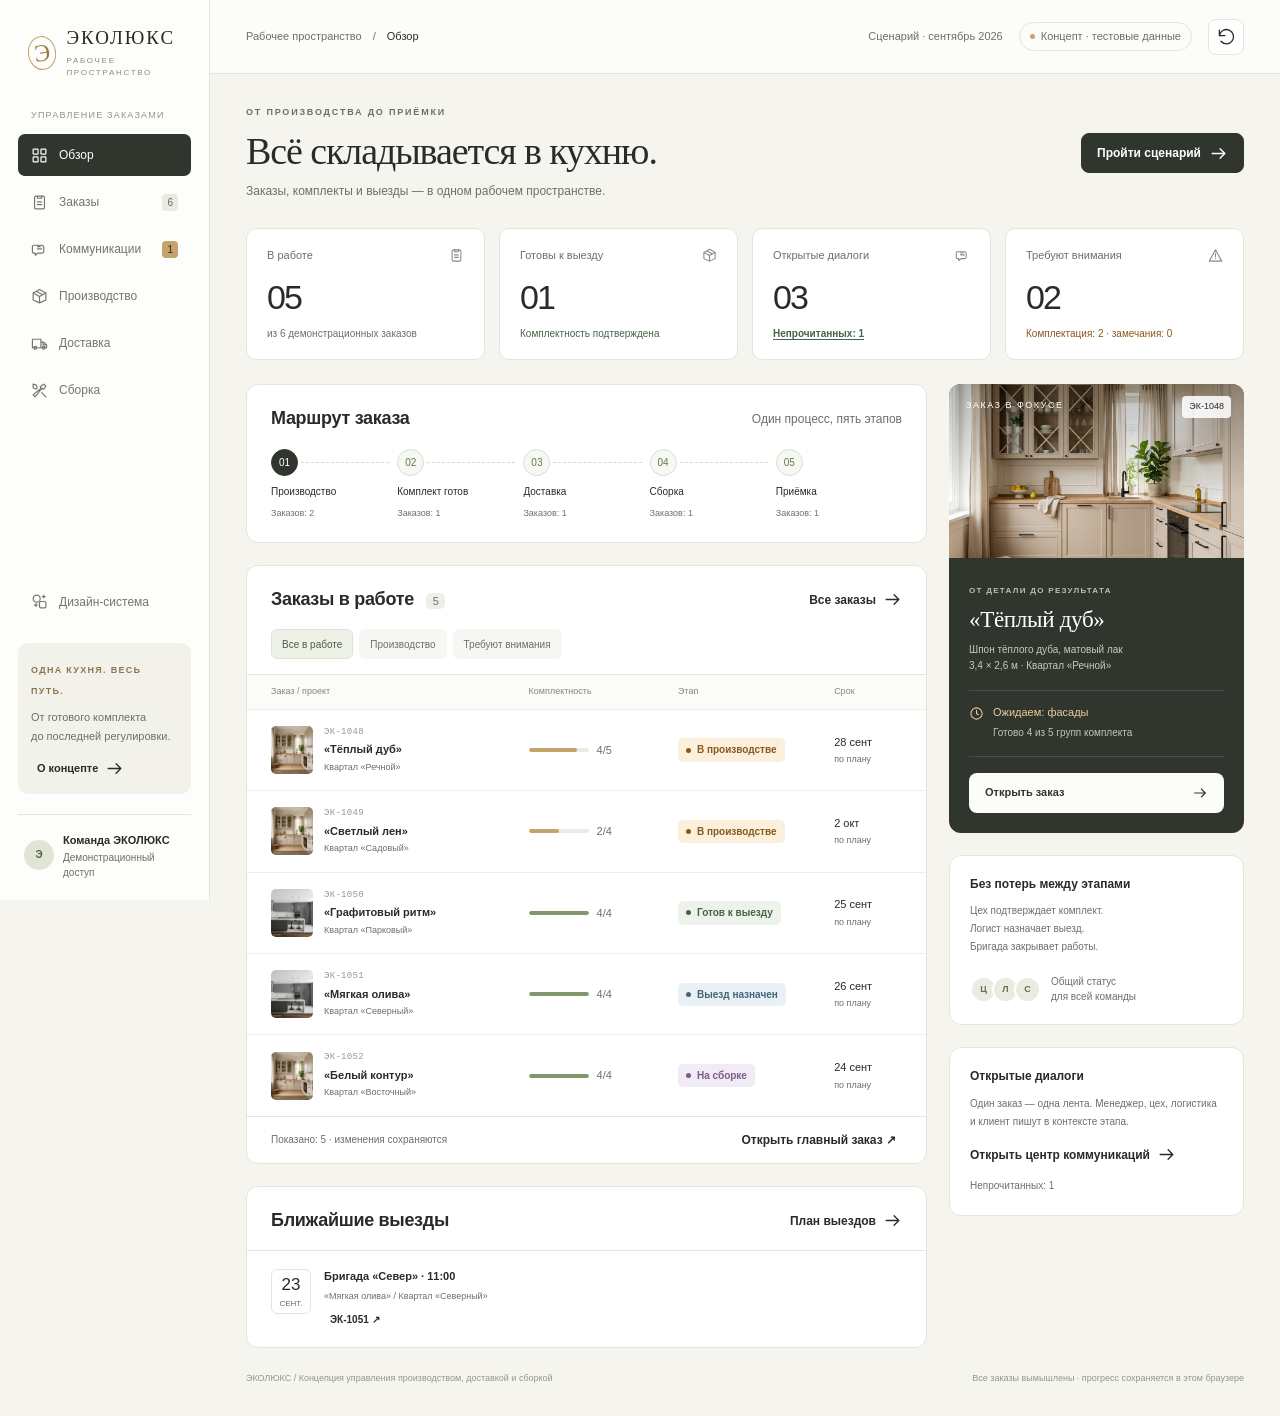
<file: index.html>
<!doctype html>
<html lang="ru">
<head>
  <meta charset="utf-8">
  <meta name="viewport" content="width=device-width, initial-scale=1, viewport-fit=cover">
  <meta name="theme-color" content="#30352e">
  <title>ЭКОЛЮКС — рабочее пространство</title>
  <link rel="icon" href="data:image/svg+xml,%3Csvg xmlns='http://www.w3.org/2000/svg' viewBox='0 0 32 32'%3E%3Crect width='32' height='32' rx='8' fill='%2330352e'/%3E%3Ctext x='16' y='23' font-size='24' text-anchor='middle' fill='%23c7a36c'%3EЭ%3C/text%3E%3C/svg%3E">
  <link rel="stylesheet" href="styles.css">
  <script src="model.js" defer></script>
  <script src="app.js" defer></script>
</head>
<body>
  <a class="skip-link" href="#main">Перейти к содержимому</a>
  <div id="app"></div>
  <dialog id="detail" aria-labelledby="detail-title"></dialog>
  <dialog id="confirm-dialog" class="small-dialog" aria-labelledby="confirm-title">
    <div class="modal-pad"><span class="eyebrow">Демонстрация</span><h2 id="confirm-title">Начать с чистого листа?</h2><p>Изменения в тестовых заказах будут удалены. Вернутся шесть исходных заказов.</p><div class="button-row"><button class="button" data-command="cancel-reset">Отмена</button><button class="button primary" data-command="confirm-reset">Сбросить демо</button></div></div>
  </dialog>
  <dialog id="about-dialog" class="small-dialog" aria-labelledby="about-title">
    <div class="modal-pad"><div class="section-heading"><span class="eyebrow">Основа концепта</span><button class="icon-button" data-command="close-about" aria-label="Закрыть информацию">×</button></div><h2 id="about-title">Под процессы ЭКОЛЮКС</h2><p>На сайте компании описаны собственное производство, доставка и монтаж с проверкой комплектности и актом приёмки. Мы объединили эти этапы в одной карточке заказа.</p><p>Это независимое предложение интерфейса. Заказы, люди и показатели вымышлены. Внутренние процессы и используемые системы компании требуют уточнения.</p><div class="source-links"><a href="https://mebelecoluxe.ru/" target="_blank" rel="noopener">Сайт компании ↗</a><a href="https://mebelecoluxe.ru/uslugi/montazh/" target="_blank" rel="noopener">Доставка и монтаж ↗</a><a href="./research.html" target="_blank">Исследование и вопросы ↗</a></div><p class="caption">Публичные источники проверены 18 сентября 2026. Фотографии кухонь — с официального сайта; они иллюстрируют концепт.</p></div>
  </dialog>
  <div id="toast" class="toast" role="status" aria-live="polite"></div>
</body>
</html>
</file>
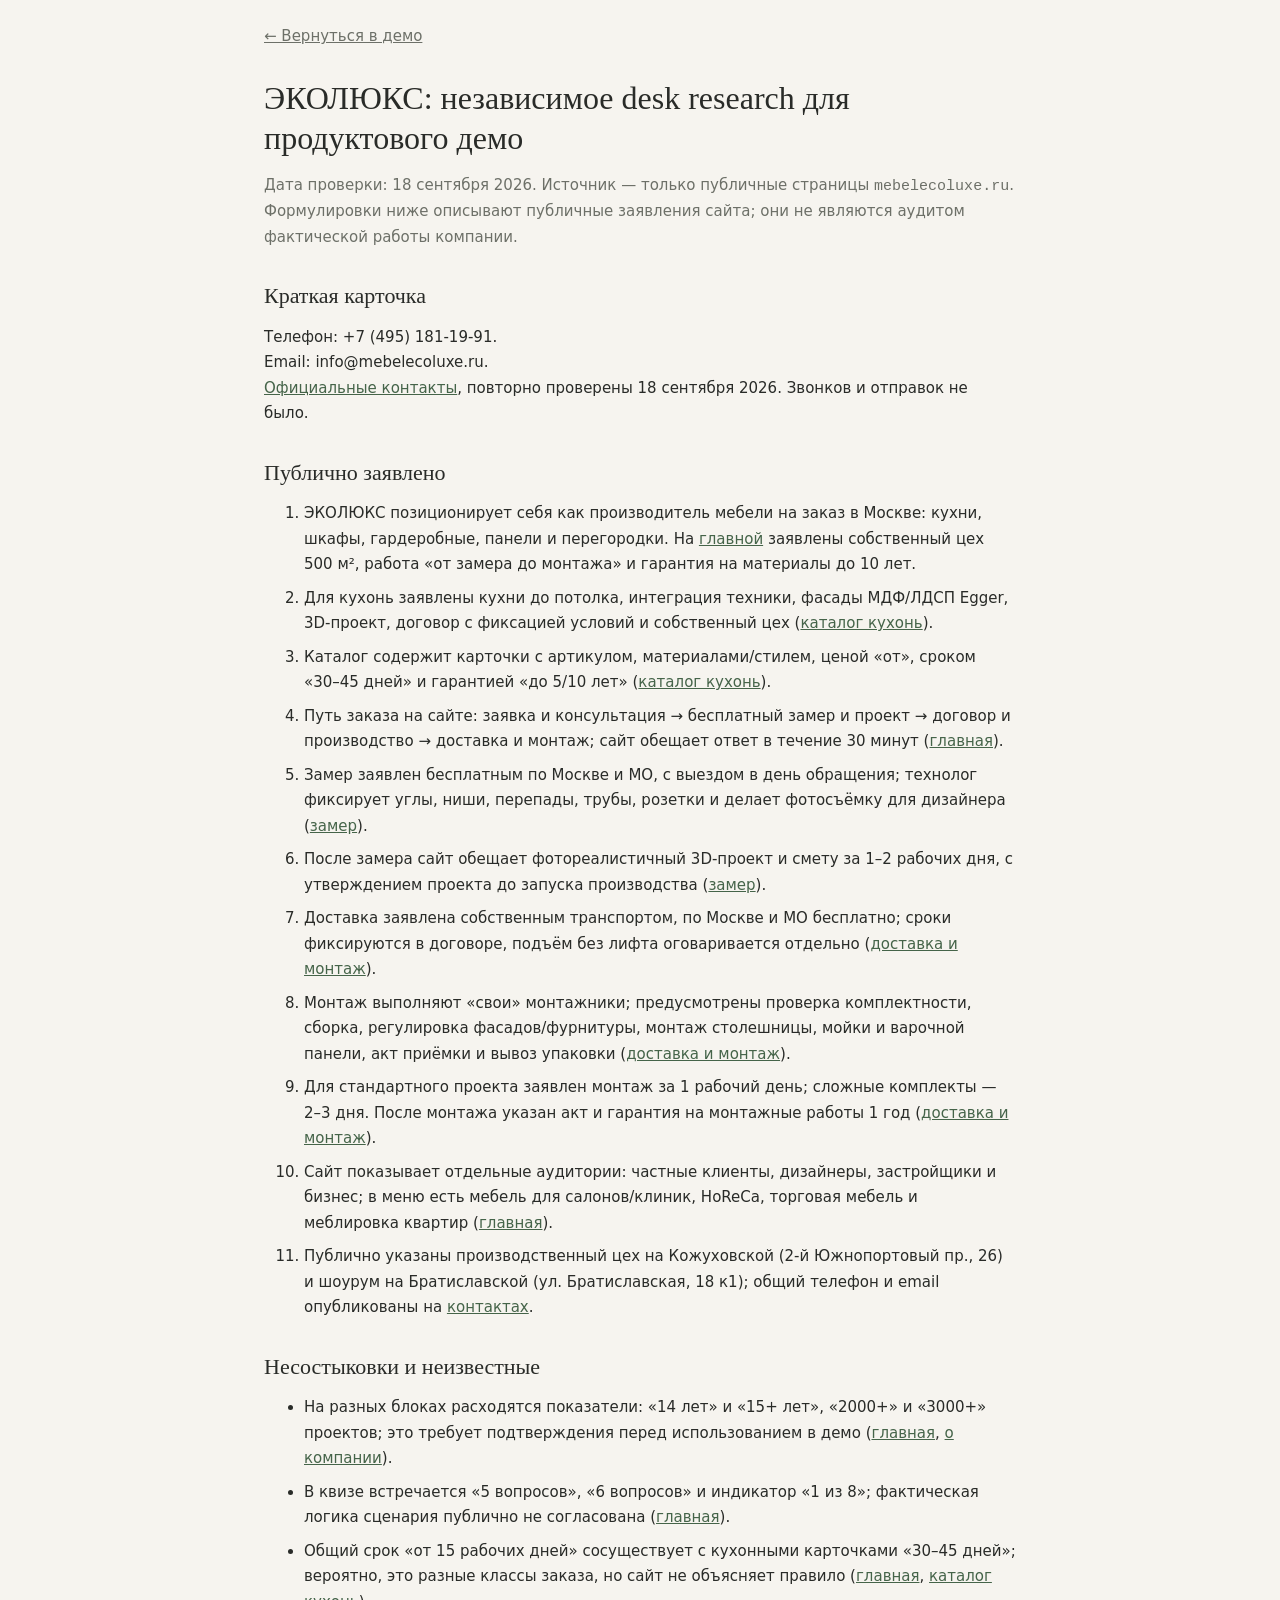
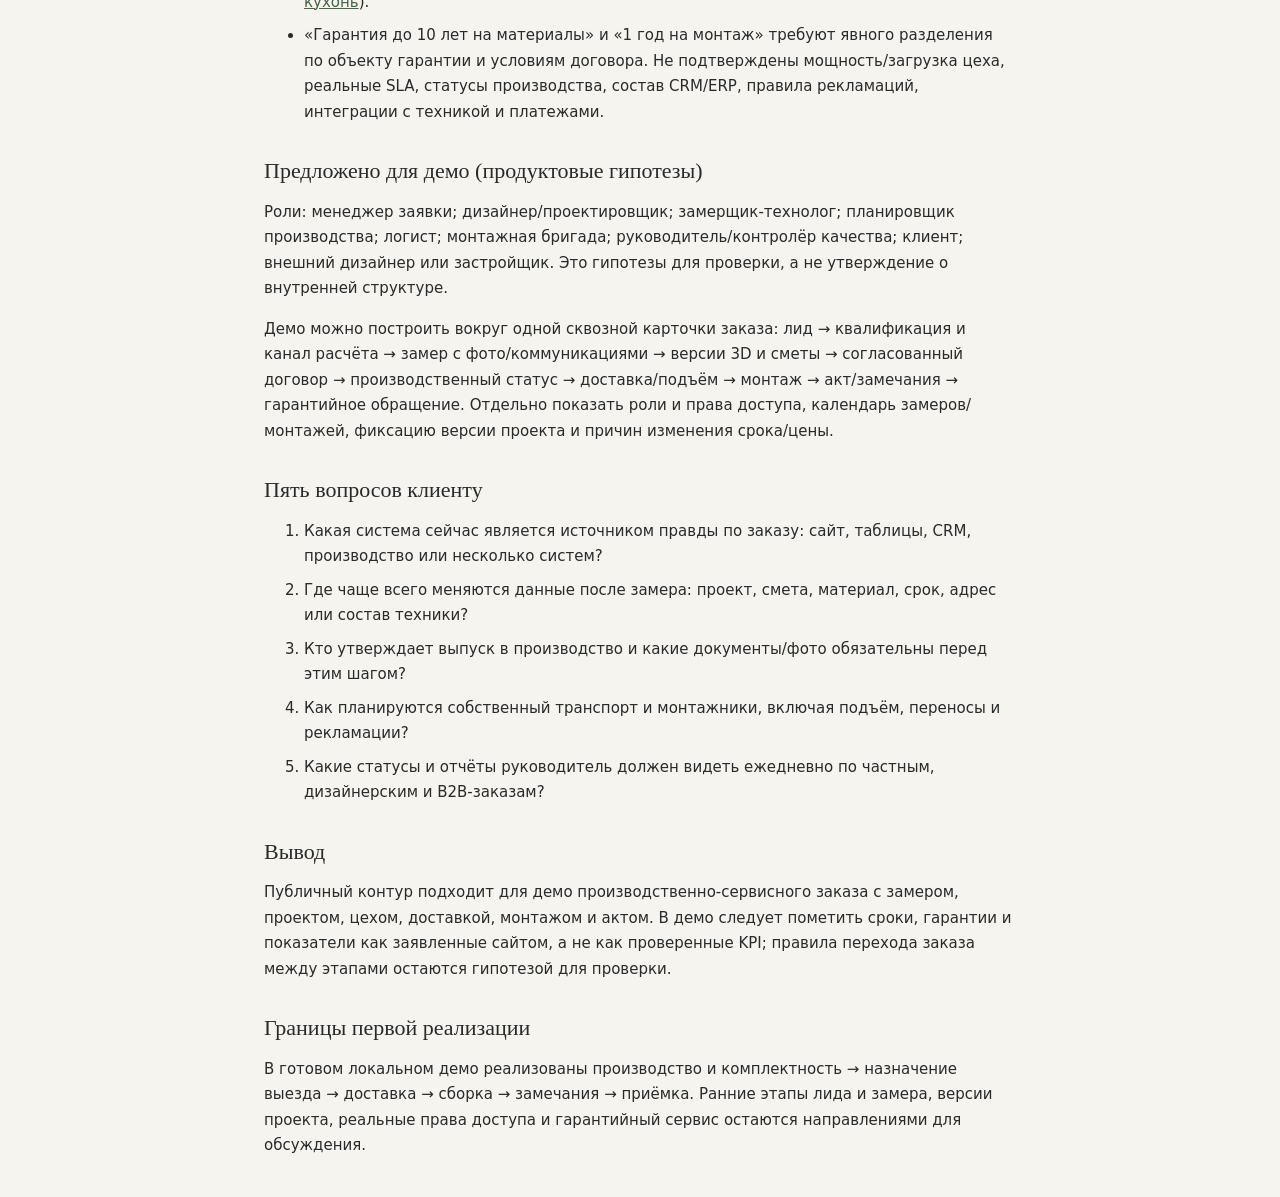
<file: research.html>
<!doctype html>
<html lang="ru">
<head>
  <meta charset="utf-8">
  <meta name="viewport" content="width=device-width, initial-scale=1">
  <title>ЭКОЛЮКС — независимое исследование</title>
  <style>
    :root { color-scheme: light; }
    body { margin: 0; background: #f6f4ef; color: #292b28; }
    main { box-sizing: border-box; width: min(800px, 100%); margin: 0 auto; padding: 24px; font: 15px/1.7 system-ui, -apple-system, "Segoe UI", sans-serif; }
    h1, h2 { font-family: Georgia, serif; line-height: 1.25; font-weight: 500; }
    h1 { margin: 0 0 8px; font-size: 32px; }
    h2 { margin: 32px 0 10px; font-size: 22px; }
    a { color: #456449; }
    li { margin: 8px 0; }
    .meta, .back { color: #6d7068; }
    .back { display: inline-block; margin-bottom: 28px; }
  </style>
</head>
<body>
  <main>
    <a class="back" href="./index.html">← Вернуться в демо</a>
    <h1>ЭКОЛЮКС: независимое desk research для продуктового демо</h1>
    <p class="meta">Дата проверки: 18 сентября 2026. Источник — только публичные страницы <code>mebelecoluxe.ru</code>. Формулировки ниже описывают публичные заявления сайта; они не являются аудитом фактической работы компании.</p>

    <h2>Краткая карточка</h2><p>Телефон: +7 (495) 181-19-91.<br>Email: info@mebelecoluxe.ru.<br><a href="https://mebelecoluxe.ru/kontakty/">Официальные контакты</a>, повторно проверены 18 сентября 2026. Звонков и отправок не было.</p><h2>Публично заявлено</h2>
    <ol>
      <li>ЭКОЛЮКС позиционирует себя как производитель мебели на заказ в Москве: кухни, шкафы, гардеробные, панели и перегородки. На <a href="https://mebelecoluxe.ru/">главной</a> заявлены собственный цех 500 м², работа «от замера до монтажа» и гарантия на материалы до 10 лет.</li>
      <li>Для кухонь заявлены кухни до потолка, интеграция техники, фасады МДФ/ЛДСП Egger, 3D-проект, договор с фиксацией условий и собственный цех (<a href="https://mebelecoluxe.ru/catalog/kuhni/">каталог кухонь</a>).</li>
      <li>Каталог содержит карточки с артикулом, материалами/стилем, ценой «от», сроком «30–45 дней» и гарантией «до 5/10 лет» (<a href="https://mebelecoluxe.ru/catalog/kuhni/">каталог кухонь</a>).</li>
      <li>Путь заказа на сайте: заявка и консультация → бесплатный замер и проект → договор и производство → доставка и монтаж; сайт обещает ответ в течение 30 минут (<a href="https://mebelecoluxe.ru/">главная</a>).</li>
      <li>Замер заявлен бесплатным по Москве и МО, с выездом в день обращения; технолог фиксирует углы, ниши, перепады, трубы, розетки и делает фотосъёмку для дизайнера (<a href="https://mebelecoluxe.ru/uslugi/zamery/">замер</a>).</li>
      <li>После замера сайт обещает фотореалистичный 3D-проект и смету за 1–2 рабочих дня, с утверждением проекта до запуска производства (<a href="https://mebelecoluxe.ru/uslugi/zamery/">замер</a>).</li>
      <li>Доставка заявлена собственным транспортом, по Москве и МО бесплатно; сроки фиксируются в договоре, подъём без лифта оговаривается отдельно (<a href="https://mebelecoluxe.ru/uslugi/montazh/">доставка и монтаж</a>).</li>
      <li>Монтаж выполняют «свои» монтажники; предусмотрены проверка комплектности, сборка, регулировка фасадов/фурнитуры, монтаж столешницы, мойки и варочной панели, акт приёмки и вывоз упаковки (<a href="https://mebelecoluxe.ru/uslugi/montazh/">доставка и монтаж</a>).</li>
      <li>Для стандартного проекта заявлен монтаж за 1 рабочий день; сложные комплекты — 2–3 дня. После монтажа указан акт и гарантия на монтажные работы 1 год (<a href="https://mebelecoluxe.ru/uslugi/montazh/">доставка и монтаж</a>).</li>
      <li>Сайт показывает отдельные аудитории: частные клиенты, дизайнеры, застройщики и бизнес; в меню есть мебель для салонов/клиник, HoReCa, торговая мебель и меблировка квартир (<a href="https://mebelecoluxe.ru/">главная</a>).</li>
      <li>Публично указаны производственный цех на Кожуховской (2-й Южнопортовый пр., 26) и шоурум на Братиславской (ул. Братиславская, 18 к1); общий телефон и email опубликованы на <a href="https://mebelecoluxe.ru/kontakty/">контактах</a>.</li>
    </ol>

    <h2>Несостыковки и неизвестные</h2>
    <ul>
      <li>На разных блоках расходятся показатели: «14 лет» и «15+ лет», «2000+» и «3000+» проектов; это требует подтверждения перед использованием в демо (<a href="https://mebelecoluxe.ru/">главная</a>, <a href="https://mebelecoluxe.ru/o-nas/">о компании</a>).</li>
      <li>В квизе встречается «5 вопросов», «6 вопросов» и индикатор «1 из 8»; фактическая логика сценария публично не согласована (<a href="https://mebelecoluxe.ru/">главная</a>).</li>
      <li>Общий срок «от 15 рабочих дней» сосуществует с кухонными карточками «30–45 дней»; вероятно, это разные классы заказа, но сайт не объясняет правило (<a href="https://mebelecoluxe.ru/">главная</a>, <a href="https://mebelecoluxe.ru/catalog/kuhni/">каталог кухонь</a>).</li>
      <li>«Гарантия до 10 лет на материалы» и «1 год на монтаж» требуют явного разделения по объекту гарантии и условиям договора. Не подтверждены мощность/загрузка цеха, реальные SLA, статусы производства, состав CRM/ERP, правила рекламаций, интеграции с техникой и платежами.</li>
    </ul>

    <h2>Предложено для демо (продуктовые гипотезы)</h2>
    <p>Роли: менеджер заявки; дизайнер/проектировщик; замерщик-технолог; планировщик производства; логист; монтажная бригада; руководитель/контролёр качества; клиент; внешний дизайнер или застройщик. Это гипотезы для проверки, а не утверждение о внутренней структуре.</p>
    <p>Демо можно построить вокруг одной сквозной карточки заказа: лид → квалификация и канал расчёта → замер с фото/коммуникациями → версии 3D и сметы → согласованный договор → производственный статус → доставка/подъём → монтаж → акт/замечания → гарантийное обращение. Отдельно показать роли и права доступа, календарь замеров/монтажей, фиксацию версии проекта и причин изменения срока/цены.</p>

    <h2>Пять вопросов клиенту</h2>
    <ol>
      <li>Какая система сейчас является источником правды по заказу: сайт, таблицы, CRM, производство или несколько систем?</li>
      <li>Где чаще всего меняются данные после замера: проект, смета, материал, срок, адрес или состав техники?</li>
      <li>Кто утверждает выпуск в производство и какие документы/фото обязательны перед этим шагом?</li>
      <li>Как планируются собственный транспорт и монтажники, включая подъём, переносы и рекламации?</li>
      <li>Какие статусы и отчёты руководитель должен видеть ежедневно по частным, дизайнерским и B2B-заказам?</li>
    </ol>

    <h2>Вывод</h2>
    <p>Публичный контур подходит для демо производственно-сервисного заказа с замером, проектом, цехом, доставкой, монтажом и актом. В демо следует пометить сроки, гарантии и показатели как заявленные сайтом, а не как проверенные KPI; правила перехода заказа между этапами остаются гипотезой для проверки.</p>
<h2>Границы первой реализации</h2><p>В готовом локальном демо реализованы производство и комплектность → назначение выезда → доставка → сборка → замечания → приёмка. Ранние этапы лида и замера, версии проекта, реальные права доступа и гарантийный сервис остаются направлениями для обсуждения.</p>
  </main>
</body>
</html>
</file>
<file: styles.css>
@layer reset, base, components, layout, responsive;
@layer reset {
  *,*::before,*::after{box-sizing:border-box}body,h1,h2,h3,h4,p{margin:0}button,input,select,textarea{font:inherit}button,a,input,select,textarea{-webkit-tap-highlight-color:transparent}button{cursor:pointer}button:disabled{cursor:not-allowed}img{max-width:100%;display:block}button{color:inherit}a{color:inherit}svg{flex-shrink:0}button svg{pointer-events:none}
}
@layer base {
  .visually-hidden{position:absolute;width:1px;height:1px;padding:0;margin:-1px;overflow:hidden;clip:rect(0,0,0,0);white-space:nowrap;border:0}
  :root{--paper:#f6f4ef;--surface:#fff;--ink:#292b28;--muted:#6d7068;--line:#e4e5dd;--gold:#c7a36c;--dark:#30352e;--green:#456449;--green-soft:#edf3eb;--amber:#8a591c;--amber-soft:#fbf0db;--blue:#446579;--blue-soft:#eaf1f5;--red:#a14138;--radius:12px;--shadow:0 8px 36px #252a2010;font-family:-apple-system,BlinkMacSystemFont,"Segoe UI",Arial,sans-serif;color:var(--ink);background:var(--paper);font-size:14px;line-height:1.5}
  body{min-width:320px}button{border:0;background:none}a{text-underline-offset:3px}h1{font-family:Georgia,"Times New Roman",serif;font-size:38px;line-height:1.18;font-weight:400;letter-spacing:-1.1px}h2{font-size:18px;line-height:1.3;letter-spacing:-.3px;font-weight:600}h3{font-size:15px;font-weight:600;line-height:1.4}p{color:var(--muted)}:focus-visible{outline:3px solid #8b672e;outline-offset:4px;border-radius:4px}::selection{background:#ead8b8}.mono{font-family:ui-monospace,SFMono-Regular,Consolas,monospace;font-size:12px;letter-spacing:.3px}.muted{color:var(--muted)}.caption{font-size:12px;line-height:1.5;color:var(--muted)}.eyebrow{font-size:10px;line-height:1.4;letter-spacing:1.8px;text-transform:uppercase;font-weight:650;color:var(--muted)}.icon{width:19px;height:19px;stroke:currentColor;fill:none;stroke-width:1.65;stroke-linecap:round;stroke-linejoin:round}.skip-link{position:fixed;left:12px;top:-70px;z-index:100;background:var(--dark);color:#fff;padding:12px;border-radius:8px}.skip-link:focus{top:12px}
}
@layer components {
  .button{display:inline-flex;justify-content:center;align-items:center;gap:8px;min-height:40px;padding:9px 15px;background:var(--surface);border:1px solid var(--line);border-radius:8px;font-size:12px;font-weight:600;line-height:1.4;transition:background .15s,transform .15s}.button:hover{background:#f1f2ec}.button.primary{background:var(--dark);color:#fff;border-color:var(--dark)}.button.primary:hover{background:#47513f}.button.light{background:#fcfcf9;border-color:#ffffff32;color:var(--dark)}.button:disabled{opacity:.45}.button.text{border:0;background:none;padding:4px 0;min-height:32px}.button.small{min-height:32px;padding:6px 10px;font-size:11px}.icon-button{width:36px;height:36px;display:inline-flex;align-items:center;justify-content:center;border:1px solid var(--line);border-radius:8px;background:var(--surface);font-size:24px;flex-shrink:0}.icon-button:hover{background:var(--paper)}.button-row{display:flex;flex-wrap:wrap;gap:10px;align-items:center}.text-link{color:var(--ink);font-size:12px;font-weight:600;text-decoration:none;display:inline-flex;align-items:center;gap:7px}.text-link:hover{text-decoration:underline}.badge{display:inline-flex;align-items:center;gap:6px;padding:5px 8px;border-radius:5px;background:#f0f1ed;color:#62665c;font-size:10px;font-weight:600;white-space:nowrap;line-height:1.35}.badge::before{content:"";width:5px;height:5px;flex-shrink:0;border-radius:50%;background:currentColor}.badge.production{color:var(--amber);background:var(--amber-soft)}.badge.ready,.badge.accepted{color:var(--green);background:var(--green-soft)}.badge.scheduled,.badge.delivered{color:var(--blue);background:var(--blue-soft)}.badge.installation{color:#795d8d;background:#f0ebf5}.pill{padding:5px 10px;border:1px solid var(--line);border-radius:99px;font-size:11px;color:var(--muted);display:inline-flex;align-items:center;gap:6px}.pill.dot::before{content:"";width:5px;height:5px;border-radius:50%;background:var(--gold)}.panel{background:var(--surface);border:1px solid var(--line);border-radius:var(--radius)}.panel-head{padding:22px 24px 18px;display:flex;align-items:center;justify-content:space-between;gap:12px}.section-heading{display:flex;align-items:center;justify-content:space-between;gap:12px}.count{font-size:11px;background:#eeefe9;padding:2px 7px;border-radius:5px;color:var(--muted);font-weight:500;margin-left:7px}.avatar{height:30px;width:30px;border-radius:50%;background:#ecebe1;color:#666d58;display:inline-flex;justify-content:center;align-items:center;font-size:10px;font-weight:650;flex-shrink:0}.empty{padding:42px 24px;text-align:center;color:var(--muted)}.empty h3{color:var(--ink);margin:12px 0 5px}.empty p{margin-bottom:16px}.field{display:flex;flex-direction:column;gap:7px;font-size:12px;font-weight:600;min-width:0}.field input,.field select,.field textarea,.search input,.filter-select{width:100%;border:1px solid var(--line);border-radius:8px;padding:10px 12px;background:#fff;min-height:42px;color:var(--ink);font-size:12px}.field textarea{resize:vertical;min-height:76px}.field label{display:block}.search{display:flex;position:relative;align-items:center;min-width:180px}.search .icon{position:absolute;left:12px;color:#91958b;width:16px}.search input{padding-left:37px;background:var(--paper)}.filter-select{width:auto;min-width:160px}.progress{height:4px;overflow:hidden;background:#e9ece4;border-radius:4px;min-width:60px}.progress span{display:block;height:100%;background:#83966b;border-radius:4px}.progress.warn span{background:var(--gold)}.progress-text{display:flex;align-items:center;gap:8px;font-size:11px;color:var(--muted)}.progress-text .progress{width:60px}.toast{position:fixed;left:calc(50% + 80px);bottom:24px;max-width:calc(100vw - 32px);transform:translate(-50%,20px);opacity:0;pointer-events:none;background:var(--dark);color:#fff;padding:13px 20px;border-radius:10px;font-size:13px;box-shadow:var(--shadow);z-index:100;transition:opacity .2s,transform .2s}.toast.show{opacity:1;transform:translate(-50%,0)}.toast.error{background:#703e35}dialog{color:var(--ink);border:0;padding:0;border-radius:16px;box-shadow:0 30px 100px #0004;max-height:92dvh;background:var(--paper);overscroll-behavior:contain}dialog::backdrop{background:#20281d70;backdrop-filter:blur(4px)}dialog.small-dialog{width:520px;max-width:calc(100vw - 32px);background:#fff}.modal-pad{padding:28px}.modal-pad h2{font-family:Georgia,serif;font-weight:400;font-size:28px;margin:14px 0}.modal-pad p{margin:14px 0;line-height:1.7}.modal-pad .button-row{justify-content:flex-end;margin-top:25px}.source-links{display:flex;flex-direction:column;gap:10px;font-size:13px;margin:20px 0}.notice{display:flex;gap:9px;background:var(--amber-soft);border:1px solid #efe0c2;border-radius:8px;padding:12px;color:var(--amber);font-size:12px;align-items:flex-start}.notice.success{color:var(--green);background:var(--green-soft);border-color:#d8e4d5}.notice .icon{width:17px;height:17px;margin-top:1px}.notice p{color:inherit}.status-message{color:var(--red);font-size:12px;line-height:1.5;min-height:0}.status-message:not(:empty){padding-top:10px}
}
@layer layout {
  .shell{display:grid;grid-template-columns:210px minmax(0,1fr);min-height:100dvh}.sidebar{position:sticky;top:0;align-self:start;height:100dvh;background:#fdfdfb;border-right:1px solid var(--line);display:flex;flex-direction:column;padding:27px 18px 20px;z-index:5}.brand{display:flex;align-items:center;gap:10px;padding:0 10px 30px;text-decoration:none}.brand-mark{display:flex;align-items:center;justify-content:center;position:relative;border:1px solid #c2a46f;transform:rotate(-8deg);border-radius:50%;width:34px;height:34px;color:#9a7c42;font-family:Georgia,serif;font-size:24px;line-height:1}.brand-name{font-family:Georgia,serif;font-size:19px;letter-spacing:2px;line-height:1.2}.brand-sub{font-size:8px;letter-spacing:1.7px;text-transform:uppercase;color:#898c81;margin-top:5px}.nav-label{font-size:9px;letter-spacing:1.2px;color:#909487;text-transform:uppercase;padding:0 13px 12px}.nav{display:flex;flex-direction:column;gap:5px}.nav a{display:flex;align-items:center;gap:11px;text-decoration:none;border-radius:7px;padding:11px 13px;color:#73776b;font-size:12px;min-height:42px}.nav a:hover{background:#f2f3ed}.nav a.active{background:var(--dark);color:#fff}.nav a .icon{height:17px;width:17px}.nav a .nav-count{margin-left:auto;background:#e8ebe1;color:#657157;border-radius:4px;padding:1px 5px;font-size:10px}.nav a.active .nav-count{background:#ffffff20;color:#fff}.sidebar-bottom{margin-top:auto}.sidebar-note{background:#f3f2ea;border-radius:10px;padding:15px 13px;margin:20px 0}.sidebar-note .eyebrow{color:#8d7550;letter-spacing:1.3px;font-size:9px}.sidebar-note p{font-size:11px;margin:8px 0 12px;line-height:1.7}.sidebar-note .text-link{font-size:11px}.profile{padding:14px 6px 0;border-top:1px solid var(--line);display:flex;align-items:center;gap:9px}.profile strong{font-size:11px;font-weight:600}.profile p{font-size:10px}.profile .avatar{background:#dfe6d5;color:#526047}.workspace{min-width:0}.topbar{height:74px;display:flex;align-items:center;justify-content:space-between;gap:16px;border-bottom:1px solid var(--line);padding:0 36px;background:#fcfcf9}.breadcrumbs{font-size:11px;color:var(--muted);display:flex;align-items:center;gap:11px}.breadcrumbs span:last-child{color:var(--ink)}.topbar-actions{display:flex;align-items:center;gap:16px}.topbar-date{font-size:11px;color:var(--muted)}.mobile-menu{display:none}.main{padding:32px 36px 30px;max-width:1660px;margin:0 auto}.page-heading{display:flex;align-items:center;justify-content:space-between;gap:20px;margin-bottom:28px}.page-heading p{margin-top:9px;font-size:12px}.page-heading .eyebrow{display:block;margin-bottom:10px;font-size:9px}.metrics{display:grid;grid-template-columns:repeat(4,minmax(0,1fr));gap:14px;margin-bottom:24px}.metric{padding:18px 20px;background:#fff;border:1px solid var(--line);border-radius:10px;position:relative;overflow:hidden}.metric-label{font-size:11px;color:var(--muted);display:flex;justify-content:space-between;align-items:center;gap:8px}.metric-label .icon{height:15px;width:15px;color:#858a7c}.metric-value{font-size:34px;font-weight:400;letter-spacing:-1.8px;line-height:1.3;margin:11px 0 7px}.metric-value small{font-size:14px;color:var(--muted);letter-spacing:0}.metric-foot{font-size:10px;color:var(--muted)}.metric-foot em{font-style:normal;color:var(--green)}.metric.attention .metric-foot em{color:var(--amber)}.overview-grid{display:grid;grid-template-columns:minmax(0,1fr) 295px;gap:22px;align-items:start}.left-column,.right-column{min-width:0;display:flex;flex-direction:column;gap:22px}.route-strip{display:flex;padding:18px 24px 22px;gap:0;align-items:center}.route-node{flex:1;position:relative;display:flex;flex-direction:column;gap:8px;min-width:0}.route-node:not(:last-child)::after{content:"";position:absolute;left:30px;right:8px;top:13px;border-top:1px dashed #d6dacf}.route-number{position:relative;z-index:1;display:flex;align-items:center;justify-content:center;width:27px;height:27px;border:1px solid #d8ded0;border-radius:50%;background:#f6f8f2;font-size:10px;color:#657556}.route-node:first-child .route-number{background:var(--dark);border-color:var(--dark);color:#fff}.route-node strong{font-size:10px;font-weight:500}.route-node small{font-size:9px;color:var(--muted)}.route-panel .panel-head{padding-bottom:0}.order-list-head{display:flex;gap:10px;align-items:center;padding:0 24px 15px;border-bottom:1px solid var(--line)}.filter-chips{display:flex;flex-wrap:wrap;gap:6px}.chip{font-size:10px;min-height:30px;padding:6px 10px;background:#f6f6f2;border-radius:6px;color:var(--muted);border:1px solid transparent}.chip.active{background:#edf1e7;border-color:#dce4d1;color:#4a6040}.order-table{width:100%;border-collapse:collapse;table-layout:fixed}.order-table th{font-size:9px;font-weight:500;color:#82877a;padding:10px 10px;text-align:left;background:#fbfcf8}.order-table th:first-child,.order-table td:first-child{padding-left:24px}.order-table th:last-child,.order-table td:last-child{padding-right:24px}.order-table td{padding:16px 10px;font-size:11px;border-top:1px solid #edf0e8;vertical-align:middle}.order-table th:first-child{width:40%}.order-table th:nth-child(2){width:22%}.order-table th:nth-child(3){width:23%}.order-table th:last-child{width:15%}.order-cell{display:flex;gap:11px;align-items:center;min-width:0}.order-thumb{width:42px;height:48px;object-fit:cover;border-radius:5px;flex-shrink:0}.order-name{text-align:left;font-weight:600;font-size:11px;line-height:1.4;padding:0;display:block}.order-name:hover{text-decoration:underline;text-underline-offset:3px}.order-id{color:#93998a;font-family:ui-monospace,monospace;font-size:9px;margin-bottom:3px;letter-spacing:.3px}.order-meta{font-size:9px;color:var(--muted);margin-top:3px}.date-cell{font-size:11px}.date-cell small{display:block;color:var(--muted);font-size:9px;margin-top:3px}.table-footer{border-top:1px solid var(--line);display:flex;justify-content:space-between;align-items:center;padding:13px 24px;font-size:10px;color:var(--muted)}.focus-card{overflow:hidden;background:var(--dark);color:#fff;border-radius:var(--radius)}.focus-photo{height:174px;position:relative;overflow:hidden}.focus-photo img{height:100%;width:100%;object-fit:cover;object-position:center 47%}.focus-photo::after{content:"";position:absolute;inset:0;background:linear-gradient(180deg,#0004,transparent 65%)}.focus-photo .photo-label{position:absolute;top:15px;left:17px;z-index:1;font-size:9px;letter-spacing:1.5px;text-transform:uppercase;color:#fff}.photo-number{position:absolute;top:12px;right:13px;z-index:1;background:#ffffffde;color:var(--ink);font-size:9px;padding:4px 7px;border-radius:4px}.focus-body{padding:20px}.focus-body h2{font-family:Georgia,serif;font-weight:400;font-size:23px;margin:6px 0 7px}.focus-body p{color:#c6cbbb;font-size:10px;line-height:1.6}.focus-body .eyebrow{color:#b9c2af;font-size:8px;letter-spacing:1.3px}.focus-warning{padding:13px 0 16px;margin:16px 0;border-top:1px solid #ffffff20;border-bottom:1px solid #ffffff20;display:flex;gap:9px;color:#e9cd9c;font-size:11px}.focus-warning .icon{height:15px;width:15px;margin-top:2px}.focus-warning small{color:#bfc6b5;display:block;font-size:10px;margin-top:4px}.focus-body .button{width:100%;font-size:11px}.focus-body .button .icon{margin-left:auto;height:16px;width:16px}.mini-panel{padding:20px}.mini-panel h3{font-size:12px}.mini-panel p{font-size:10px;margin-top:10px;line-height:1.8}.team-row{display:flex;align-items:center;gap:10px;margin-top:18px}.team-avatars{display:flex;padding-left:5px}.team-avatars .avatar{border:2px solid #fff;margin-left:-5px;font-size:9px;width:27px;height:27px}.team-row .caption{font-size:10px;line-height:1.5}.agenda{display:grid;grid-template-columns:1fr 1fr;gap:0;border-top:1px solid var(--line)}.agenda-item{padding:18px 24px;display:flex;align-items:flex-start;gap:13px;min-width:0}.agenda-item+ .agenda-item{border-left:1px solid var(--line)}.agenda-date{display:flex;flex-direction:column;text-align:center;border:1px solid var(--line);min-width:40px;border-radius:6px;padding:5px;font-size:17px;line-height:1.2}.agenda-date small{font-size:8px;text-transform:uppercase;color:var(--muted);margin-top:3px}.agenda-item h3{font-size:11px;font-weight:600}.agenda-item p{font-size:9px;line-height:1.5;margin:5px 0}.agenda-item .text-link{font-size:10px}.workspace-footer{display:flex;justify-content:space-between;gap:15px;font-size:9px;color:#939788;margin:24px 0 0}.toolbar{display:flex;align-items:center;gap:12px;margin-bottom:20px}.toolbar .search{flex:1;max-width:420px}.full-table .order-table th:first-child{width:34%}.full-table .order-table th:nth-child(2){width:20%}.full-table .order-table th:nth-child(3){width:20%}.full-table .order-table th:last-child{width:26%}.full-table .order-table td{padding-top:19px;padding-bottom:19px}.full-table .order-name{font-size:13px}.full-table .order-thumb{width:52px;height:52px}.full-table .order-id{font-size:10px}.full-table .order-meta{font-size:11px}.full-table .badge{font-size:11px}.board{display:grid;grid-template-columns:repeat(3,minmax(0,1fr));gap:20px}.board-column{background:#eeeee7;border-radius:12px;padding:16px;min-width:0}.board-column-head{display:flex;align-items:center;justify-content:space-between;padding:2px 3px 15px}.board-column-head h2{font-size:13px}.board-column-head .count{background:#fff}.work-card{padding:17px;background:#fff;border:1px solid #e1e4d9;border-radius:10px;width:100%;text-align:left;margin-bottom:12px;display:block}.work-card:hover{border-color:#a4b28e;box-shadow:var(--shadow)}.work-card:last-child{margin-bottom:0}.work-card h3{font-size:13px;margin:10px 0 5px}.work-card p{font-size:10px;margin:4px 0}.work-card-top{display:flex;justify-content:space-between;align-items:center;gap:8px}.work-card .progress{margin:17px 0 8px}.work-card-bottom{display:flex;justify-content:space-between;align-items:center;margin-top:15px;font-size:10px;color:var(--muted)}.board-empty{font-size:11px;color:var(--muted);border:1px dashed #d5d9cd;padding:26px 16px;border-radius:8px;text-align:center}.split-view{display:grid;grid-template-columns:minmax(0,1.25fr) minmax(0,1fr);gap:24px;align-items:start}.padded{padding:24px}.schedule-row{display:flex;gap:15px;align-items:center;padding:20px 24px;border-top:1px solid var(--line)}.schedule-row-info{flex:1;min-width:0}.schedule-row h3{font-size:13px}.schedule-row p{font-size:11px;margin:5px 0}.schedule-row .badge{margin-top:4px}.callout{background:#e9ede2;border:1px solid #d8dfce;padding:20px;border-radius:10px;margin-bottom:20px;display:flex;gap:14px}.callout h3{font-size:13px;margin-bottom:7px}.callout p{font-size:12px;line-height:1.7}.assembly-grid{display:grid;grid-template-columns:repeat(2,minmax(0,1fr));gap:20px}.assembly-card{overflow:hidden}.assembly-card .assembly-photo{width:100%;height:200px;object-fit:cover;object-position:center 40%}.assembly-body{padding:24px}.assembly-body h2{font-family:Georgia,serif;font-size:25px;font-weight:400;margin:12px 0 8px}.assembly-body p{font-size:12px}.assembly-body .button{width:100%;margin-top:22px}.assembly-meta{display:flex;justify-content:space-between;align-items:center;margin-top:20px;gap:12px}.assembly-meta .caption{font-size:11px}.assembly-meta .progress{margin-top:5px}.ds-grid{display:grid;grid-template-columns:1fr 1fr;gap:20px}.ds-grid .panel{padding:26px}.ds-grid h2{margin:8px 0 22px}.swatches{display:grid;grid-template-columns:repeat(3,1fr);gap:12px}.swatch-color{height:65px;border-radius:7px;border:1px solid #0001;margin-bottom:7px}.swatch strong{font-size:11px;display:block}.swatch small{font-size:10px;color:var(--muted);font-family:ui-monospace,monospace}.type-serif{font-family:Georgia,serif;font-size:32px;line-height:1.15;margin:10px 0}.type-sans{font-size:20px;margin:20px 0 6px}.ds-statuses{display:flex;flex-wrap:wrap;gap:12px}.ds-components{display:flex;flex-direction:column;gap:20px}.spacing-scale{display:flex;gap:20px;align-items:flex-end;margin-top:20px}.spacing-scale div{font-size:10px;text-align:center;color:var(--muted)}.spacing-scale i{display:block;background:var(--gold);width:30px;margin-bottom:8px;border-radius:3px}.ds-message{margin-bottom:24px;max-width:740px;font-size:13px;line-height:1.8}.ds-grid .caption{margin-top:16px}.detail-dialog{width:1040px;max-width:calc(100vw - 48px)}.detail-header{padding:24px 30px;background:#fff;border-bottom:1px solid var(--line);position:sticky;top:0;z-index:3}.detail-header-top{display:flex;align-items:center;justify-content:space-between;gap:12px;margin-bottom:9px}.detail-header h2{font-family:Georgia,serif;font-size:30px;font-weight:400;line-height:1.2}.detail-header-bottom{display:flex;align-items:center;justify-content:space-between;gap:15px}.detail-header p{font-size:11px;margin-top:8px}.detail-layout{padding:26px 30px;display:grid;grid-template-columns:minmax(0,1fr) 280px;gap:22px}.detail-main,.detail-aside{display:flex;flex-direction:column;gap:18px;min-width:0}.detail-section{padding:22px;background:#fff;border:1px solid var(--line);border-radius:10px}.detail-section h3{margin-bottom:17px;font-size:14px}.detail-section .notice{margin-bottom:16px}.detail-section .button-row{margin-top:18px}.detail-section .field+.field{margin-top:14px}.detail-section .help{font-size:11px;line-height:1.6;margin-top:10px}.detail-steps{padding:20px 30px;background:#fff;border-bottom:1px solid var(--line);display:flex;gap:0}.detail-step{flex:1;font-size:9px;color:#8b9183;position:relative;display:flex;align-items:center;gap:7px}.detail-step::after{content:"";flex:1;border-top:1px solid #e1e5dc;margin:0 8px}.detail-step:last-child::after{display:none}.detail-step i{font-style:normal;border:1px solid #d9ded2;border-radius:50%;width:19px;height:19px;display:flex;align-items:center;justify-content:center;flex-shrink:0;background:#fff;font-size:8px}.detail-step.current{color:var(--ink);font-weight:650}.detail-step.current i{background:var(--dark);border-color:var(--dark);color:#fff}.detail-step.complete{color:var(--green)}.detail-step.complete i{background:var(--green-soft);border-color:var(--green-soft)}.check-row{display:flex;gap:10px;align-items:center;padding:12px 0;border-bottom:1px solid #eff0eb;cursor:pointer;font-size:12px}.check-row:last-of-type{border-bottom:0}.check-row input{appearance:none;width:18px;height:18px;flex-shrink:0;margin:0;border:1px solid #ccd4c3;border-radius:4px;background:#fff;cursor:pointer}.check-row input:checked{background:var(--green);border-color:var(--green);position:relative}.check-row input:checked::after{content:"";position:absolute;left:5px;top:2px;width:5px;height:9px;border:solid white;border-width:0 1.5px 1.5px 0;transform:rotate(45deg)}.check-row input:disabled{cursor:default}.check-row span{flex:1}.check-row small{font-size:10px;color:var(--muted)}.check-row input:checked+span{color:#697661}.detail-photo{border-radius:10px;width:100%;height:192px;object-fit:cover}.properties{display:flex;flex-direction:column;gap:12px}.property{display:flex;justify-content:space-between;gap:15px;font-size:11px}.property span{color:var(--muted)}.property strong{text-align:right;font-weight:500;max-width:65%}.history{padding:0;margin:0;list-style:none}.history li{position:relative;padding:0 0 18px 18px;font-size:11px;line-height:1.6}.history li::before{position:absolute;content:"";width:5px;height:5px;border-radius:50%;background:#abb79f;top:5px;left:0}.history li:not(:last-child)::after{content:"";position:absolute;top:14px;bottom:4px;left:2px;width:1px;background:#e5e9df}.history li:last-child{padding-bottom:0}.history time{display:block;color:var(--muted);font-size:9px;margin-bottom:3px}.form-grid{display:grid;grid-template-columns:1fr 1fr;gap:12px;margin-bottom:14px}.issue-row{display:flex;gap:12px;align-items:center;justify-content:space-between;padding:12px;border:1px solid #e9decb;border-radius:7px;font-size:12px;margin:12px 0;background:#fffaf0}.issue-row.resolved{background:#f3f7ee;border-color:#d9e4ce;color:var(--green)}.issue-row span{overflow-wrap:anywhere}.issue-row .button{flex-shrink:0}.acceptance-stamp{padding:22px;border:1px solid #cbd7bd;background:#f3f7ef;border-radius:10px;text-align:center;color:var(--green)}.acceptance-stamp .icon{width:30px;height:30px;margin:0 auto 10px}.acceptance-stamp h3{font-size:17px;margin:0 0 8px}.acceptance-stamp p{font-size:12px;color:var(--green)}.mobile-scrim{display:none}

  .nav a .nav-count.unread{background:#c7a36c;color:#2f2a1f}
  .nav a.active .nav-count.unread{background:#c7a36c;color:#2f2a1f}
  .metric-link{color:inherit;font-style:normal;font-weight:600;text-decoration:underline;text-underline-offset:2px}
  .comms-callout{background:#f3efe6;border-color:#e4d7bf}
  .comms-layout{display:grid;grid-template-columns:minmax(260px,340px) minmax(0,1fr);gap:18px;align-items:stretch;min-height:560px}
  .comms-list{display:flex;flex-direction:column;min-height:0;overflow:hidden}
  .comms-thread-list{display:flex;flex-direction:column;gap:0;overflow:auto;max-height:calc(100dvh - 280px)}
  .comms-thread{display:block;width:100%;text-align:left;padding:16px 18px;border:0;border-bottom:1px solid var(--line);background:#fff;border-radius:0}
  .comms-thread:hover{background:#fafaf6}
  .comms-thread.active{background:#f3f5ee;box-shadow:inset 3px 0 0 var(--dark)}
  .comms-thread-top{display:flex;align-items:center;gap:8px;margin-bottom:6px}
  .comms-thread strong{display:block;font-size:13px;margin-bottom:4px}
  .comms-thread p{font-size:11px;line-height:1.5;color:var(--muted);display:-webkit-box;-webkit-line-clamp:2;-webkit-box-orient:vertical;overflow:hidden}
  .unread-dot{margin-left:auto;min-width:18px;height:18px;padding:0 5px;border-radius:99px;background:var(--gold);color:#2f2a1f;font-size:10px;font-weight:700;display:inline-flex;align-items:center;justify-content:center}
  .comms-thread-pane{background:var(--surface);border:1px solid var(--line);border-radius:var(--radius);display:flex;flex-direction:column;min-height:560px;min-width:0}
  .comms-thread-head{display:flex;align-items:flex-start;gap:12px;padding:18px 20px;border-bottom:1px solid var(--line)}
  .comms-thread-head h2{font-family:Georgia,serif;font-weight:400;font-size:22px;margin:4px 0}
  .comms-thread-head p{font-size:11px}
  .comms-thread-head > div{flex:1;min-width:0}
  .comms-back{display:none}
  .comms-back .icon{transform:rotate(180deg)}
  .comms-messages{flex:1;overflow:auto;padding:20px;display:flex;flex-direction:column;gap:12px;background:#f8f7f2;min-height:280px}
  .comms-bubble{max-width:min(520px,92%);padding:12px 14px;border-radius:12px;background:#fff;border:1px solid var(--line);box-shadow:0 4px 16px #252a2008}
  .comms-bubble.client{align-self:flex-start;background:#fff;border-color:#e7dcc8}
  .comms-bubble.internal{align-self:flex-end;background:#f4f6f0}
  .comms-bubble.role-production{border-left:3px solid #83966b}
  .comms-bubble.role-logistics{border-left:3px solid var(--blue)}
  .comms-bubble.role-crew{border-left:3px solid #795d8d}
  .comms-bubble.role-manager{border-left:3px solid var(--dark)}
  .comms-bubble.role-client{border-left:3px solid var(--gold)}
  .comms-bubble-meta{display:flex;flex-wrap:wrap;align-items:center;gap:6px 10px;margin-bottom:6px;font-size:10px;color:var(--muted)}
  .comms-bubble-meta strong{color:var(--ink);font-size:11px}
  .comms-bubble p{color:var(--ink);font-size:13px;line-height:1.55}
  .role-tag{padding:2px 6px;border-radius:4px;background:#eef0ea;font-weight:600}
  .channel-chip{padding:2px 6px;border-radius:4px;font-size:9px;font-weight:700;letter-spacing:.3px;text-transform:uppercase}
  .channel-chip.whatsapp{background:#e7f5ea;color:#2f6b3a}
  .channel-chip.email{background:#eaf1f5;color:var(--blue)}
  .channel-chip.call{background:#fbf0db;color:var(--amber)}
  .comms-system{align-self:center;text-align:center;max-width:420px;padding:8px 14px;border-radius:99px;background:#eceee6;color:#5d6356;font-size:11px;display:flex;flex-direction:column;gap:2px}
  .comms-system time{font-size:9px;opacity:.8}
  .comms-composer{display:grid;grid-template-columns:160px minmax(0,1fr) auto;gap:12px;align-items:end;padding:16px 18px;border-top:1px solid var(--line);background:#fff}
  .comms-composer .compose-text{grid-column:auto}
  .comms-composer .caption{grid-column:1 / -1;margin:0}
  .comms-composer textarea{min-height:52px;resize:vertical}
  .detail-comms{display:flex;flex-direction:column;gap:10px}
  .detail-comms-item{display:flex;flex-direction:column;gap:3px;padding:10px 12px;background:#f7f7f2;border-radius:8px;font-size:11px}
  .detail-comms-item strong{font-size:10px;color:var(--muted)}
  .comms-teaser .text-link{margin-top:14px}
}
@layer responsive {
  @media(min-width:1600px){.main{padding-top:40px}.overview-grid{grid-template-columns:minmax(0,1fr) 330px}.focus-photo{height:205px}.metric{padding:23px 25px}.order-table td{padding-top:21px;padding-bottom:21px}}
  @media(max-width:1200px){.shell{grid-template-columns:184px minmax(0,1fr)}.sidebar{padding-inline:12px}.brand{padding-inline:7px;gap:8px}.brand-name{font-size:16px;letter-spacing:1.4px}.brand-sub{font-size:7px;letter-spacing:1.2px}.brand-mark{width:31px;height:31px;font-size:22px}.main{padding:28px 24px}.topbar{padding:0 24px}.overview-grid{grid-template-columns:minmax(0,1fr) 256px;gap:16px}.left-column,.right-column{gap:16px}.panel-head{padding:18px}.route-strip{padding:18px}.order-list-head{padding:0 18px 15px}.order-table td,.order-table th{padding-left:7px;padding-right:7px}.order-table td:first-child,.order-table th:first-child{padding-left:18px}.order-table td:last-child,.order-table th:last-child{padding-right:18px}.order-thumb{width:32px;height:42px}.order-cell{gap:8px}.order-table th:first-child{width:42%}.order-table th:nth-child(2){width:20%}.order-table th:nth-child(3){width:26%}.order-table th:last-child{width:12%}.progress-text .progress{width:32px;min-width:32px}.order-table .badge{font-size:9px;gap:4px;padding:5px}.metric{padding:16px}.metrics{gap:10px}.metric-value{font-size:31px}.agenda-item{padding:16px;gap:10px}.focus-body{padding:18px}.focus-photo{height:160px}.focus-body h2{font-size:22px}.board{gap:12px}.board-column{padding:12px}.topbar-date{display:none}.detail-layout{grid-template-columns:minmax(0,1fr) 250px}.route-node strong{font-size:9px}}
  @media(max-width:1050px){.overview-grid{grid-template-columns:minmax(0,1fr)}.right-column{display:grid;grid-template-columns:1.25fr 1fr}.focus-card{display:grid;grid-template-columns:40% 60%}.focus-photo{height:100%}.focus-warning{margin:12px 0;padding:10px 0}.focus-body{padding:18px}.focus-body h2{font-size:21px}.mini-panel{display:flex;flex-direction:column;justify-content:center}.order-table th:first-child{width:38%}.order-table th:nth-child(2){width:22%}.order-table th:nth-child(3){width:24%}.order-table th:last-child{width:16%}.order-thumb{width:42px;height:48px}.order-name{font-size:12px}.order-table .badge{font-size:10px}.progress-text .progress{width:55px}.route-node strong{font-size:10px}.page-heading .button{font-size:11px;padding:8px 12px}h1{font-size:34px}.split-view{grid-template-columns:1fr}.assembly-body{padding:20px}.board{grid-template-columns:1fr 1fr}.board-column:last-child{grid-column:1 / -1}.board-column:last-child .work-card{max-width:100%}.ds-grid{gap:16px}.detail-dialog{width:900px}}
  @media(max-width:800px){.shell{grid-template-columns:1fr}.sidebar{position:fixed;left:-242px;width:230px;transition:left .2s;z-index:20;box-shadow:var(--shadow)}body.menu-open .sidebar{left:0}.mobile-scrim{position:fixed;inset:0;background:#20281d60;z-index:15}body.menu-open .mobile-scrim{display:block}.mobile-menu{display:inline-flex;width:32px;height:32px;margin-right:5px}.breadcrumbs{gap:7px}.topbar{height:62px;padding:0 20px}.topbar-actions{gap:8px}.topbar .pill{font-size:9px;padding:5px 8px}.main{padding:25px 20px}.toast{left:50%}.page-heading{gap:12px;margin-bottom:24px}.page-heading h1{font-size:32px}.page-heading p{font-size:11px}.page-heading .eyebrow{font-size:8px}.metric-value{font-size:30px}.metric{padding:14px}.metric-label{font-size:10px}.metric-foot{font-size:9px}.detail-dialog{max-width:calc(100vw - 24px)}.detail-layout{padding:22px;gap:16px;grid-template-columns:minmax(0,1fr) 230px}.detail-header{padding:22px}.detail-steps{padding:18px 22px}.detail-step{font-size:8px;gap:4px}.detail-step::after{margin:0 4px}.detail-section{padding:18px}.detail-header h2{font-size:26px}.detail-header-bottom{align-items:flex-start}.detail-header-bottom .badge{margin-top:5px}.properties{gap:10px}.property{font-size:10px}}
  @media(max-width:600px){.main{padding:22px 16px}.topbar{padding:0 16px}.breadcrumbs>span:first-of-type{display:none}.breadcrumbs .separator{display:none}.topbar-actions .icon-button{width:30px;height:30px}.page-heading{align-items:flex-start;flex-wrap:wrap;gap:16px}.page-heading h1{font-size:32px;letter-spacing:-1px}.page-heading .button{min-height:38px}.page-heading p{max-width:290px;line-height:1.7}.metrics{grid-template-columns:repeat(2,minmax(0,1fr));gap:10px;margin-bottom:18px}.metric{padding:14px 16px}.metric-value{font-size:33px;margin:8px 0 5px}.metric-label{font-size:11px}.metric-foot{font-size:10px}.overview-grid{gap:18px}.left-column{gap:18px}.route-strip{padding:17px 16px}.route-node strong{font-size:9px}.route-node small{font-size:8px}.route-number{width:24px;height:24px}.route-node:not(:last-child)::after{left:27px;right:5px;top:12px}.panel-head{padding:18px 16px}.panel-head h2{font-size:16px}.panel-head .text-link{font-size:10px}.order-list-head{padding:0 16px 14px}.order-table th:nth-child(2),.order-table td:nth-child(2){display:none}.order-table th:first-child{width:56%}.order-table th:nth-child(3){width:29%}.order-table th:last-child{width:15%}.order-table th:first-child,.order-table td:first-child{padding-left:16px}.order-table th:last-child,.order-table td:last-child{padding-right:16px}.order-table td{padding-top:17px;padding-bottom:17px}.order-thumb{width:35px;height:44px}.order-name{font-size:11px}.order-table .badge{font-size:9px}.date-cell{font-size:10px}.date-cell small{display:none}.table-footer{padding:12px 16px;gap:10px}.table-footer .text-link{font-size:10px}.agenda{grid-template-columns:1fr}.agenda-item+.agenda-item{border-left:0;border-top:1px solid var(--line)}.agenda-item h3{font-size:12px}.agenda-item p{font-size:11px}.agenda-item .text-link{font-size:11px}.agenda-item{padding:18px 16px}.agenda-date{min-width:44px;padding:7px}.right-column{grid-template-columns:1fr}.focus-card{grid-template-columns:40% 60%}.focus-body{padding:18px 16px}.focus-photo{min-height:270px}.focus-body h2{font-size:23px}.mini-panel{padding:18px;display:block}.mini-panel p{font-size:11px}.mini-panel h3{font-size:13px}.workspace-footer{flex-direction:column;gap:4px;font-size:9px;line-height:1.7}.toolbar{flex-wrap:wrap;gap:10px}.toolbar .search{flex-basis:100%;max-width:none}.filter-select{flex:1}.full-table .order-table th:first-child{width:52%}.full-table .order-table th:nth-child(3){width:29%}.full-table .order-table th:last-child{width:19%}.full-table .order-thumb{display:none}.full-table .order-name{font-size:12px}.full-table .order-meta{font-size:10px}.full-table .badge{font-size:9px}.full-table .order-table td{padding-top:18px;padding-bottom:18px}.board{grid-template-columns:1fr;gap:18px}.board-column:last-child{grid-column:auto}.board-column{padding:16px}.work-card h3{font-size:15px}.work-card p{font-size:12px}.work-card-bottom{font-size:11px}.work-card-top .mono{font-size:11px}.board-empty{padding:20px}.schedule-row{padding:18px 16px;flex-wrap:wrap}.schedule-row-info{min-width:165px}.schedule-row .button{margin-left:55px}.callout{padding:18px;gap:10px}.assembly-grid{grid-template-columns:1fr}.assembly-card .assembly-photo{height:210px}.assembly-body{padding:22px}.ds-grid{grid-template-columns:1fr}.ds-grid .panel{padding:22px}.swatches{gap:10px}.ds-message{font-size:12px}.detail-dialog{max-width:100%;width:100%;max-height:100dvh;height:100dvh;margin:0;border-radius:0}.detail-header{padding:18px 16px}.detail-header h2{font-size:25px}.detail-header-top{margin-bottom:6px}.detail-header-bottom{display:block}.detail-header-bottom .badge{margin:10px 0 0}.detail-header p{font-size:10px}.detail-steps{padding:16px;overflow-x:auto}.detail-step{flex-direction:column;gap:6px;text-align:center;font-size:8px;min-width:43px}.detail-step::after{position:absolute;top:9px;left:calc(50% + 10px);right:calc(-50% + 10px);margin:0}.detail-step i{z-index:1}.detail-layout{padding:18px 16px;grid-template-columns:1fr;gap:18px}.detail-aside{display:grid;grid-template-columns:1fr}.detail-aside>.detail-photo{height:180px}.detail-section{padding:19px}.detail-section h3{font-size:15px}.check-row{font-size:13px;padding:15px 0}.check-row input{width:21px;height:21px}.check-row input:checked::after{left:7px;top:3px}.check-row small{font-size:11px}.property{font-size:12px}.history li{font-size:12px}.history time{font-size:10px}.detail-section .button{min-height:44px}.detail-section .button-row>.button{flex:1}.issue-row{flex-wrap:wrap}.issue-row .button{margin-left:auto;min-height:36px}.modal-pad{padding:24px}.modal-pad h2{font-size:25px}.field input,.field select,.field textarea,.search input,.filter-select{font-size:16px}.field{font-size:12px}.mobile-menu{min-width:32px}.detail-steps .detail-step:last-child{min-width:40px}}
  @media(max-width:360px){.topbar{padding:0 12px}.topbar .pill{font-size:8px;gap:4px}.topbar-actions{gap:6px}.main{padding:20px 12px}.breadcrumbs{font-size:10px}.page-heading h1{font-size:29px}.order-thumb{display:none}.order-table .badge{font-size:8px}.order-table th:first-child{width:50%}.order-table th:nth-child(3){width:32%}.order-table th:last-child{width:18%}.metric-label{font-size:10px}.metric-foot{font-size:9px}.focus-card{display:block}.focus-photo{min-height:0;height:150px}.focus-body{padding:20px}.route-node strong{font-size:8px}.route-node small{font-size:7px}.detail-steps{padding-inline:12px}.detail-step{min-width:40px;font-size:7px}.detail-header h2{font-size:23px}}

  /* Phone polish ~390px: safe-area, touch targets, route strip, focus stack, overflow */
  @media (max-width: 800px) {
    .topbar {
      padding-top: max(0px, env(safe-area-inset-top));
      padding-left: max(20px, env(safe-area-inset-left));
      padding-right: max(20px, env(safe-area-inset-right));
    }
    .sidebar {
      padding-top: max(27px, calc(16px + env(safe-area-inset-top)));
      padding-bottom: max(20px, env(safe-area-inset-bottom));
      padding-left: max(18px, env(safe-area-inset-left));
    }
    .mobile-menu, .topbar-actions .icon-button {
      width: 44px;
      height: 44px;
      min-width: 44px;
    }
    .toast {
      left: 50%;
      right: auto;
      bottom: max(24px, calc(16px + env(safe-area-inset-bottom)));
      width: min(420px, calc(100vw - 32px));
      max-width: calc(100vw - 32px - env(safe-area-inset-left) - env(safe-area-inset-right));
      text-align: center;
    }
    .main {
      padding-left: max(20px, env(safe-area-inset-left));
      padding-right: max(20px, env(safe-area-inset-right));
      padding-bottom: max(30px, calc(20px + env(safe-area-inset-bottom)));
    }
    body.menu-open {
      overflow: hidden;
      touch-action: none;
    }
  }
  @media (max-width: 600px) {
    html, body {
      overflow-x: hidden;
    }
    .shell, .workspace, .main, .panel {
      max-width: 100%;
    }
    .route-strip {
      display: flex;
      gap: 0;
      overflow-x: auto;
      -webkit-overflow-scrolling: touch;
      scroll-snap-type: x proximity;
      padding-bottom: 8px;
      overscroll-behavior-x: contain;
    }
    .route-node {
      flex: 0 0 auto;
      min-width: 72px;
      max-width: 88px;
      scroll-snap-align: start;
    }
    .route-node strong {
      font-size: 10px;
      line-height: 1.35;
      overflow-wrap: break-word;
    }
    .route-node small {
      font-size: 9px;
    }
    .focus-card {
      display: flex;
      flex-direction: column;
      grid-template-columns: none;
    }
    .focus-photo {
      min-height: 0;
      height: 180px;
    }
    .focus-body {
      padding: 20px 16px;
    }
    .order-list-head, .toolbar {
      overflow-x: auto;
      -webkit-overflow-scrolling: touch;
    }
    .filter-chips, .chip {
      flex-shrink: 0;
    }
    .chip {
      min-height: 36px;
      padding: 8px 12px;
    }
    .panel {
      overflow: hidden;
    }
    .order-table {
      display: block;
      width: 100%;
      overflow-x: auto;
      -webkit-overflow-scrolling: touch;
    }
    .form-grid {
      grid-template-columns: 1fr;
    }
    .schedule-row .button {
      margin-left: 0;
      width: 100%;
    }
    .schedule-row {
      gap: 12px;
    }
    .topbar .pill {
      max-width: 42vw;
      overflow: hidden;
      text-overflow: ellipsis;
      white-space: nowrap;
    }
    .page-heading h1 {
      font-size: clamp(26px, 8vw, 32px);
      overflow-wrap: anywhere;
    }
    .small-dialog, dialog.small-dialog {
      width: calc(100vw - 24px);
      max-width: calc(100vw - 24px);
      margin: auto;
      max-height: calc(100dvh - 24px - env(safe-area-inset-top) - env(safe-area-inset-bottom));
    }
    .modal-pad {
      padding: max(20px, env(safe-area-inset-top)) max(20px, env(safe-area-inset-right)) max(20px, env(safe-area-inset-bottom)) max(20px, env(safe-area-inset-left));
    }
    .detail-dialog {
      padding-top: env(safe-area-inset-top);
      padding-bottom: env(safe-area-inset-bottom);
    }
    .detail-header {
      padding-top: max(18px, env(safe-area-inset-top));
    }
    .button, .icon-button, .chip, .check-row {
      touch-action: manipulation;
    }
    .nav a {
      min-height: 44px;
    }
  }
  @media (max-width: 390px) {
    .metrics {
      grid-template-columns: 1fr 1fr;
      gap: 8px;
    }
    .metric-value {
      font-size: 28px;
      letter-spacing: -1.2px;
    }
    .route-node {
      min-width: 68px;
    }
    .topbar .pill.dot {
      display: none;
    }
    .focus-photo {
      height: 160px;
    }
  }

  @media(prefers-reduced-motion:reduce){*,*::before,*::after{animation:none!important;transition:none!important;scroll-behavior:auto!important}}
}

  @media (max-width: 900px) {
    .comms-layout{grid-template-columns:1fr;min-height:0}
    .comms-layout:not(.show-thread) .comms-thread-pane{display:none}
    .comms-layout.show-thread .comms-list{display:none}
    .comms-layout.show-thread .comms-thread-pane{display:flex;min-height:70dvh}
    .comms-back{display:inline-flex}
    .comms-composer{grid-template-columns:1fr;align-items:stretch}
    .comms-composer .button{width:100%}
    .comms-thread-list{max-height:none}
  }
  @media (max-width: 600px) {
    .comms-thread-head{flex-wrap:wrap}
    .comms-messages{padding:14px}
    .comms-bubble{max-width:100%}
    .comms-layout.show-thread .comms-thread-pane{min-height:calc(100dvh - 160px);border-radius:10px}
  }
</file>
